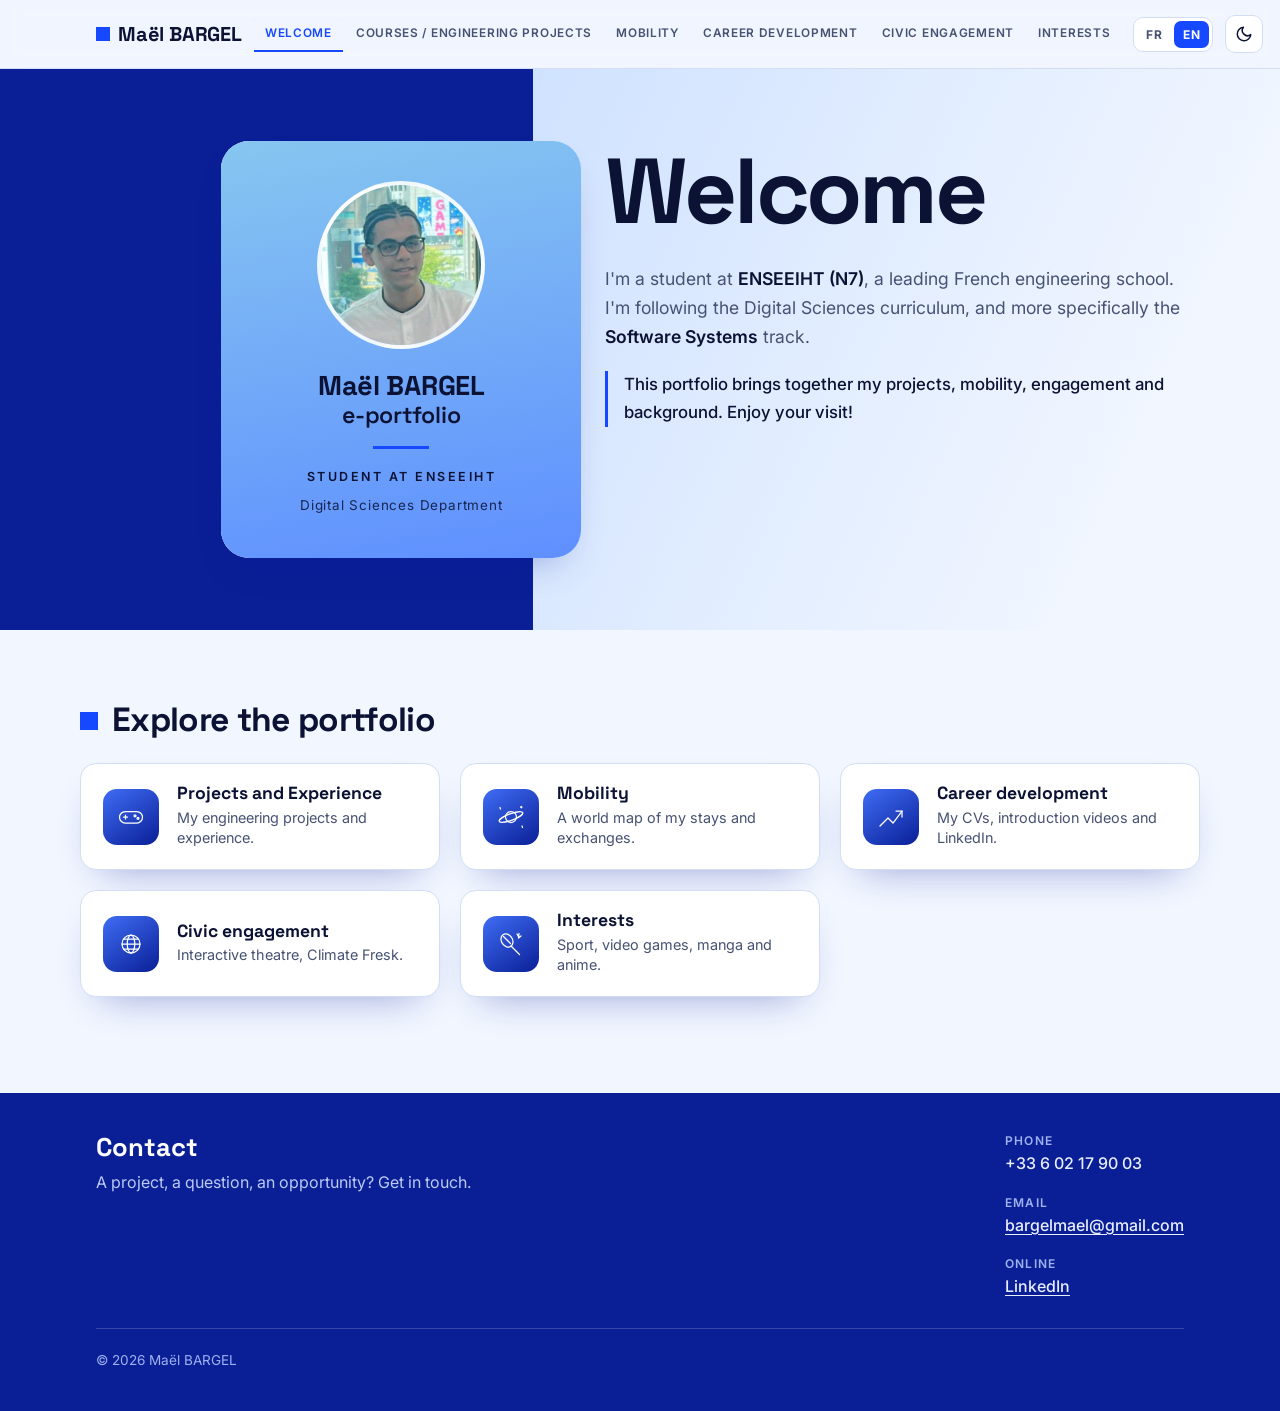
<file: index.html>
<!doctype html>
<html lang="fr">
<head>
<meta charset="utf-8">
<meta name="viewport" content="width=device-width, initial-scale=1, viewport-fit=cover">
<title>e-portfolio – Maël BARGEL</title>
<meta name="description" content="e-portfolio de Maël Bargel, étudiant ingénieur à l'ENSEEIHT, département Sciences du numérique.">
<link rel="stylesheet" href="https://fonts.googleapis.com/css2?family=Inter:wght@400;500;600&family=Space+Grotesk:wght@500;600;700&display=swap">
<link rel="stylesheet" href="css/style.css">
</head>
<body>
<div id="app" data-page="home"></div>
<noscript>Ce site nécessite JavaScript. / This site requires JavaScript.</noscript>
<script src="js/content.js"></script>
<script src="js/app.js"></script>
</body>
</html>
</file>
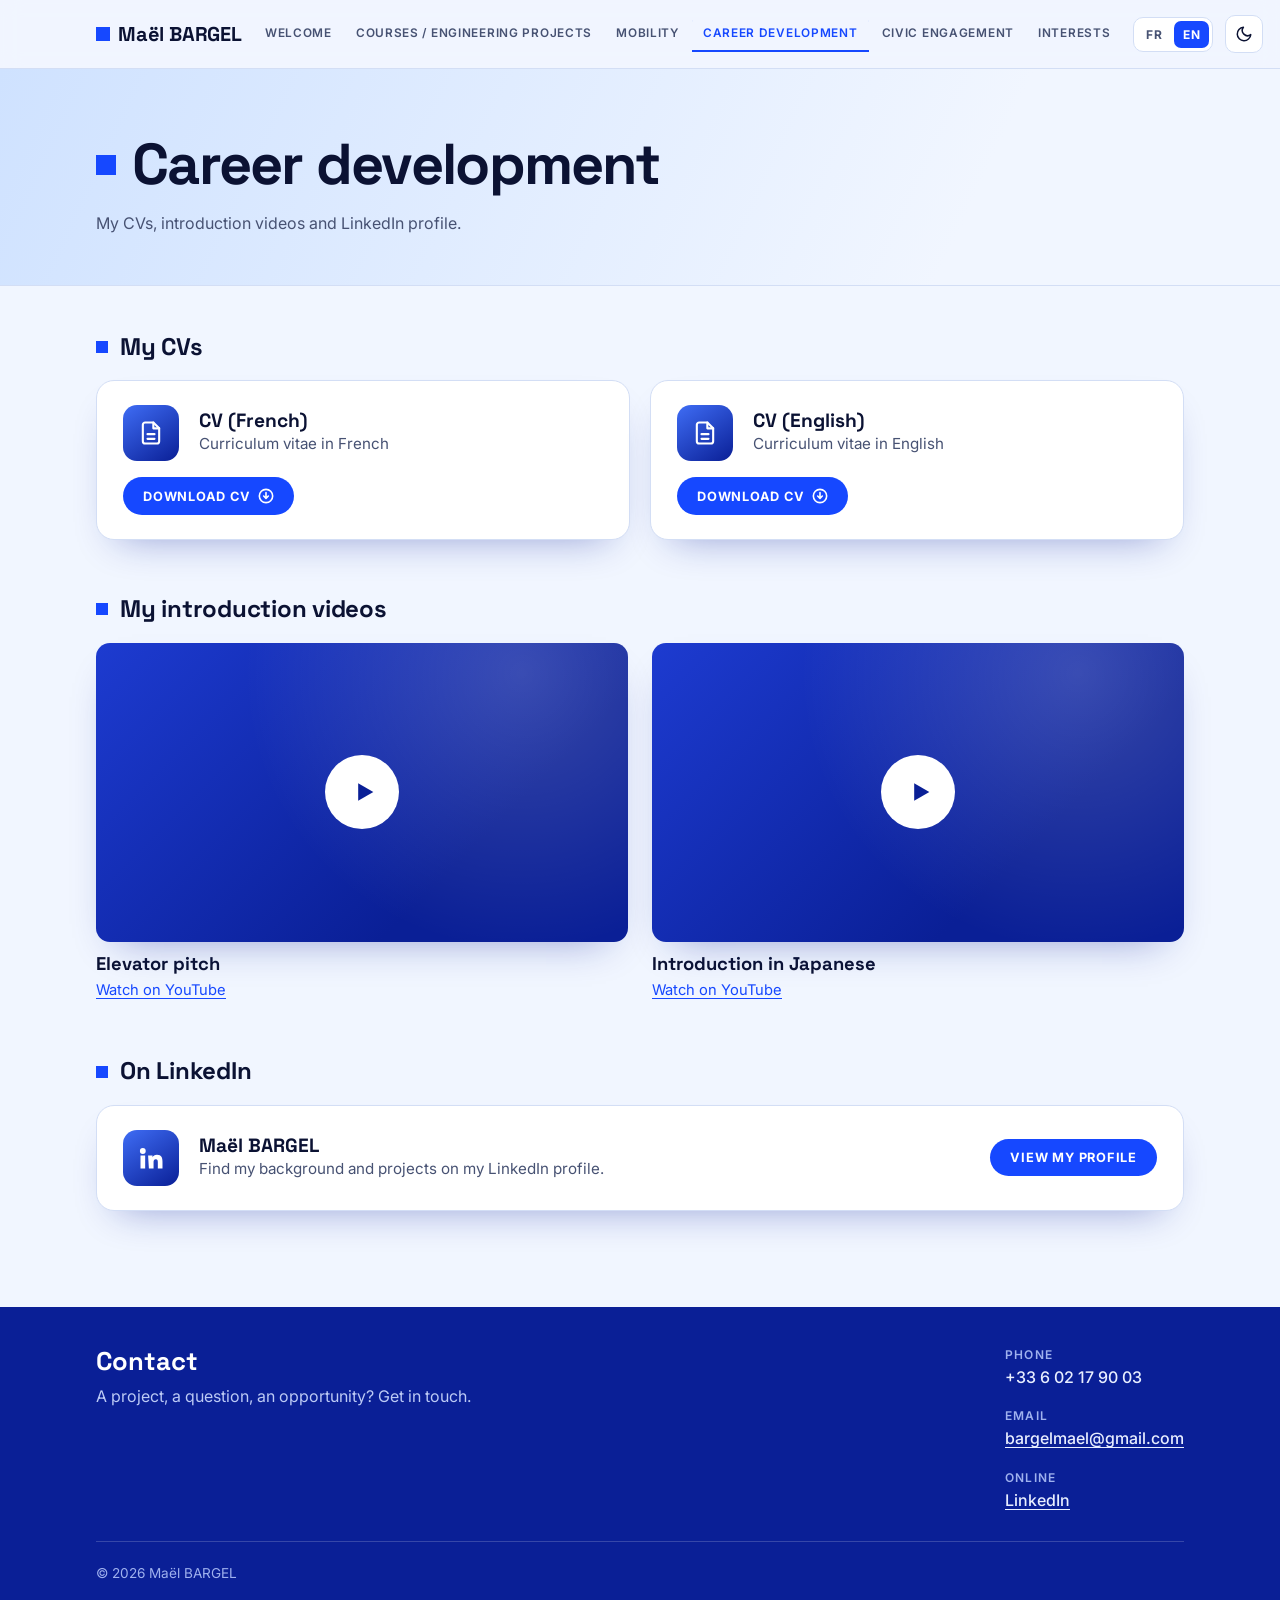
<file: carriere.html>
<!doctype html>
<html lang="fr">
<head>
<meta charset="utf-8">
<meta name="viewport" content="width=device-width, initial-scale=1, viewport-fit=cover">
<title>Développement de carrière – Maël BARGEL</title>
<meta name="description" content="Plan de carrière de Maël Bargel : ingénieur logiciel, architecture, création de jeux vidéo.">
<link rel="stylesheet" href="https://fonts.googleapis.com/css2?family=Inter:wght@400;500;600&family=Space+Grotesk:wght@500;600;700&display=swap">
<link rel="stylesheet" href="css/style.css">
</head>
<body>
<div id="app" data-page="carriere"></div>
<noscript>Ce site nécessite JavaScript. / This site requires JavaScript.</noscript>
<script src="js/content.js"></script>
<script src="js/app.js"></script>
</body>
</html>
</file>
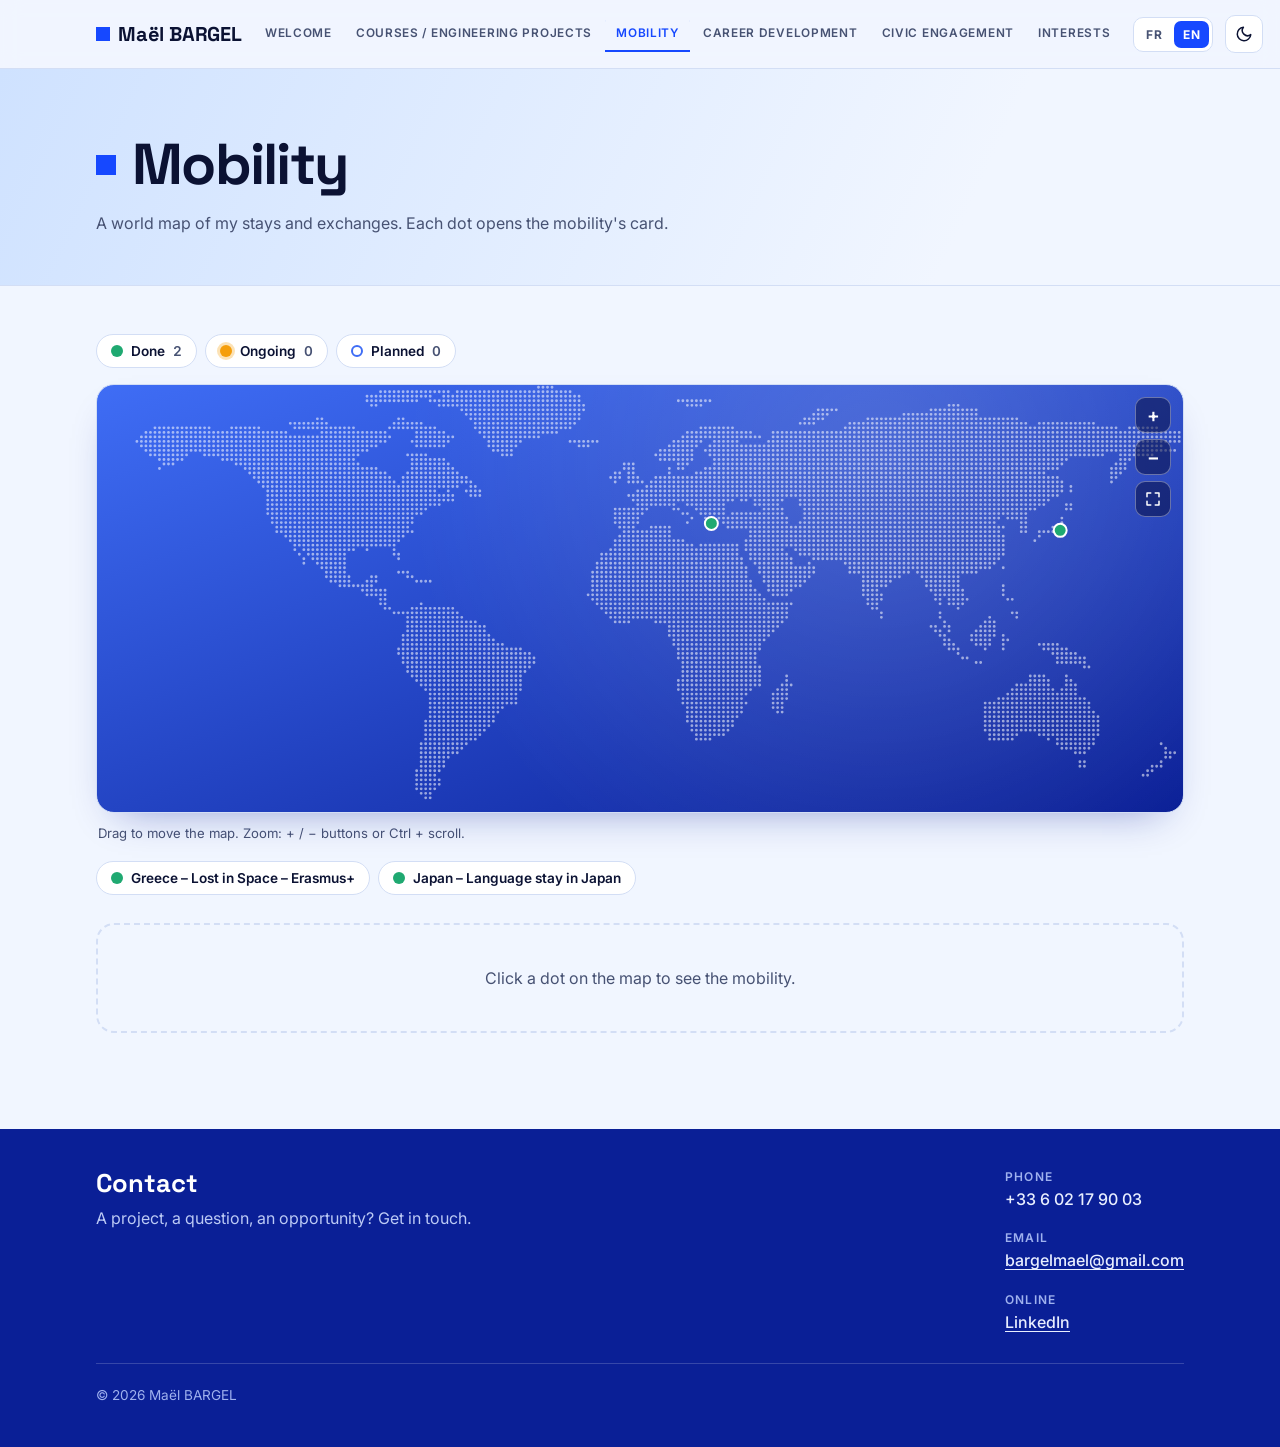
<file: mobilites.html>
<!doctype html>
<html lang="fr">
<head>
<meta charset="utf-8">
<meta name="viewport" content="width=device-width, initial-scale=1, viewport-fit=cover">
<title>Mobilités – Maël BARGEL</title>
<meta name="description" content="Mobilités et échanges internationaux de Maël Bargel.">
<link rel="stylesheet" href="https://fonts.googleapis.com/css2?family=Inter:wght@400;500;600&family=Space+Grotesk:wght@500;600;700&display=swap">
<link rel="stylesheet" href="css/style.css">
</head>
<body>
<div id="app" data-page="mobilites"></div>
<noscript>Ce site nécessite JavaScript. / This site requires JavaScript.</noscript>
<script src="js/content.js"></script>
<script src="js/worldmap-data.js"></script>
<script src="js/map.js"></script>
<script src="js/app.js"></script>
</body>
</html>
</file>
<file: css/style.css>
/* Maël BARGEL – e-portfolio
   Mise en page : barre de navigation fixe, bandeau d'en-tête par page, cartes texte à gauche / visuel à droite.
   Les couleurs et polices se règlent dans les variables ci-dessous. */
:root {
  --bg: #f1f6ff;
  --surface: #ffffff;
  --ink: #0b1233;
  --muted: #475273;
  --accent: #1648ff;
  --on-accent: #ffffff;
  --deep: #0a1f96;
  --sky: #cfe2ff;
  --line: #d3def5;
  --good: #12805a;
  --shadow: 0 18px 40px -22px rgba(10, 31, 150, .45);
  --f-display: "Space Grotesk", "Helvetica Neue", Arial, sans-serif;
  --f-body: "Inter", system-ui, -apple-system, "Segoe UI", sans-serif;
  --card-a: #86c6f0;
  --card-b: #5f8fff;
  --media-a: #3f6df5;
  --media-b: #0a1f96;
  --gutter: max(16px, env(safe-area-inset-left, 0px));
  --gutter-r: max(16px, env(safe-area-inset-right, 0px));
}
@media (prefers-color-scheme: dark) {
  :root:not([data-theme="light"]) {
    --bg: #070c24; --surface: #0f1736; --ink: #eef2ff; --muted: #a6b2d8;
    --accent: #7ba0ff; --on-accent: #06103a; --deep: #101b66; --sky: #14204f;
    --line: #222f63; --good: #5fd9a8; --shadow: 0 18px 40px -22px rgba(0, 0, 0, .8);
    --media-a: #3558d6; --media-b: #121c63;
    color-scheme: dark;
  }
}
:root[data-theme="dark"] {
  --bg: #070c24; --surface: #0f1736; --ink: #eef2ff; --muted: #a6b2d8;
  --accent: #7ba0ff; --on-accent: #06103a; --deep: #101b66; --sky: #14204f;
  --line: #222f63; --good: #5fd9a8; --shadow: 0 18px 40px -22px rgba(0, 0, 0, .8);
  --media-a: #3558d6; --media-b: #121c63;
  color-scheme: dark;
}

* { box-sizing: border-box; }
html { scroll-behavior: smooth; }
body {
  margin: 0; background: var(--bg); color: var(--ink);
  font-family: var(--f-body); font-size: 16px; line-height: 1.65;
}
body::before {
  content: ""; position: fixed; inset: 0 0 auto; height: env(safe-area-inset-top, 0px);
  z-index: 40; background: var(--bg);
}
h1, h2, h3, h4 { font-family: var(--f-display); line-height: 1.1; margin: 0; text-wrap: balance; }
p { margin: 0; }
a { color: inherit; }
img, video { max-width: 100%; }
:focus-visible { outline: 3px solid var(--accent); outline-offset: 3px; border-radius: 6px; }
[aria-disabled="true"] { cursor: not-allowed; }

.wrap { max-width: 1120px; margin: 0 auto; padding-left: var(--gutter); padding-right: var(--gutter-r); }

/* ---------- En-tête ---------- */
.site-head {
  position: sticky; top: env(safe-area-inset-top, 0px); z-index: 30;
  background: color-mix(in srgb, var(--bg) 90%, transparent);
  backdrop-filter: blur(10px); border-bottom: 1px solid var(--line);
}
.head-row { display: flex; align-items: center; gap: 12px; min-height: 68px; }
.brand { display: flex; align-items: baseline; gap: 12px; text-decoration: none; flex: none; }
.brand b { font-family: var(--f-display); font-size: 1.25rem; letter-spacing: -.01em; display: inline-flex; align-items: center; gap: 8px; }
.brand b::before { content: ""; width: 14px; height: 14px; background: var(--accent); }
.brand span { color: var(--muted); font-size: .9rem; }
.nav { margin-left: auto; }
.nav ul { display: flex; gap: 2px; list-style: none; margin: 0; padding: 0; }
.nav a {
  display: block; padding: 8px 11px; border-radius: 8px; text-decoration: none; white-space: nowrap;
  font-size: .74rem; font-weight: 600; letter-spacing: .06em; text-transform: uppercase; color: var(--muted);
}
.nav a:hover { color: var(--ink); background: var(--sky); }
.nav a[aria-current="page"] { color: var(--accent); box-shadow: inset 0 -2px 0 var(--accent); border-radius: 8px 8px 0 0; }
.lang { display: inline-flex; padding: 3px; gap: 2px; border: 1px solid var(--line); border-radius: 10px; background: var(--surface); flex: none; }
.lang button { border: 0; background: transparent; color: var(--muted); font: 700 .75rem var(--f-body); letter-spacing: .06em; padding: 6px 9px; border-radius: 7px; cursor: pointer; }
.lang button[aria-pressed="true"] { background: var(--accent); color: var(--on-accent); }
.icon-btn {
  flex: none; width: 38px; height: 38px; border-radius: 10px; border: 1px solid var(--line);
  background: var(--surface); color: var(--ink); cursor: pointer; display: grid; place-items: center; padding: 0;
}
.icon-btn svg { width: 18px; height: 18px; }
.menu-btn { display: none; }

@media (max-width: 1040px) {
  .brand span { display: none; }
  .menu-btn { display: grid; }
  .nav { display: none; position: absolute; left: 0; right: 0; top: 100%; margin: 0; background: var(--bg); border-bottom: 1px solid var(--line); padding: 8px var(--gutter-r) 16px var(--gutter); box-shadow: var(--shadow); }
  .site-head.open .nav { display: block; }
  .nav ul { flex-direction: column; max-width: 1120px; margin: 0 auto; }
  .nav a { font-size: .85rem; padding: 12px 10px; }
  .nav a[aria-current="page"] { box-shadow: none; background: var(--sky); border-radius: 8px; }
  .head-row { margin-left: 0; }
  .lang { margin-left: auto; }
}

/* ---------- Accueil ---------- */
.hero { display: grid; grid-template-columns: minmax(300px, 5fr) 7fr; }
.hero-l { background: var(--deep); display: flex; justify-content: flex-end; padding: 72px 0 72px var(--gutter); }
.hero-r { background: linear-gradient(115deg, var(--sky), var(--bg) 78%); padding: 72px var(--gutter-r) 72px 0; }
.hero-r-in { max-width: 640px; margin-left: 72px; }
.profile {
  width: min(360px, 100%); margin-right: -48px; position: relative; z-index: 2;
  border-radius: 28px 28px 6px 6px; overflow: hidden; background: var(--surface); box-shadow: var(--shadow);
}
.profile-top { padding: 40px 24px 34px; text-align: center; color: #0b1233; background: linear-gradient(170deg, var(--card-a), var(--card-b)); }
.avatar {
  width: 168px; height: 168px; border-radius: 50%; margin: 0 auto 22px; display: grid; place-items: center; overflow: hidden;
  background: radial-gradient(circle at 30% 25%, #ffffff, #cfe6fb 70%); color: var(--deep);
  font-family: var(--f-display); font-weight: 700; font-size: 3.4rem; border: 4px solid rgba(255,255,255,.7);
}
.avatar img { width: 100%; height: 100%; object-fit: cover; }
.profile h1 { font-size: 1.7rem; letter-spacing: -.01em; }
.profile h1 small { display: block; font-size: 1.45rem; font-weight: 600; margin-top: 2px; }
.rule { width: 56px; height: 3px; background: #1648ff; margin: 18px auto; border: 0; }
.profile .sub { letter-spacing: .2em; text-transform: uppercase; font-size: .78rem; font-weight: 600; }
.profile .dept { font-size: .84rem; letter-spacing: .06em; margin-top: 6px; opacity: .85; }
.profile-actions { display: flex; align-items: center; justify-content: center; gap: 10px; padding: 14px 12px; background: var(--surface); }
.pill {
  display: inline-flex; align-items: center; gap: 8px; padding: 9px 14px; border-radius: 999px;
  border: 2px solid #0b1233; background: #6fb2f3; color: #0b1233; font: 600 .82rem var(--f-body); text-decoration: none; white-space: nowrap;
}
.pill:hover { background: #8cc3f7; }
.pill[aria-disabled="true"] { opacity: .65; }
.pill svg { width: 16px; height: 16px; }
.in-btn { width: 40px; height: 40px; display: grid; place-items: center; border-radius: 10px; color: var(--ink); text-decoration: none; }
.in-btn:hover { background: var(--sky); }
.in-btn[aria-disabled="true"] { opacity: .5; }
.in-btn svg { width: 22px; height: 22px; }

.hero-r h2 { font-size: clamp(3rem, 7.2vw, 6rem); letter-spacing: -.035em; margin-bottom: 26px; }
.pitch-head { margin-bottom: 14px; }
.pitch-head h3 { font-size: 1.5rem; font-weight: 600; }
.video {
  aspect-ratio: 16 / 9; max-width: 100%; border-radius: 14px; position: relative; overflow: hidden;
  background: linear-gradient(135deg, #1d3bd0, #0a1f96 70%); box-shadow: var(--shadow);
  display: grid; place-items: center; color: #fff;
}
.video video { width: 100%; height: 100%; object-fit: cover; background: #000; }
.video.blank::after { content: ""; position: absolute; inset: 0; background: radial-gradient(circle at 80% 10%, rgba(255,255,255,.18), transparent 55%); }
.play { width: 74px; height: 74px; border-radius: 50%; background: #fff; display: grid; place-items: center; position: relative; z-index: 1; }
.play svg { width: 28px; height: 28px; margin-left: 4px; color: var(--deep); }
.video-bar { position: absolute; left: 16px; right: 16px; bottom: 12px; z-index: 1; display: flex; align-items: center; gap: 12px; font-size: .78rem; font-variant-numeric: tabular-nums; }
.video-bar i { flex: 1; height: 3px; background: rgba(255,255,255,.35); border-radius: 3px; }
.intro { margin-top: 22px; color: var(--muted); max-width: 52ch; }
.intro strong { color: var(--ink); font-weight: 600; }

.explore { padding: 72px 0 0; }
.explore h2 { font-size: clamp(1.6rem, 3.4vw, 2.1rem); letter-spacing: -.02em; margin-bottom: 24px; display: flex; align-items: center; gap: 14px; }
.explore h2::before { content: ""; width: 18px; height: 18px; background: var(--accent); flex: none; }
.tiles { display: grid; grid-template-columns: repeat(auto-fit, minmax(min(100%, 320px), 1fr)); gap: 20px; }
.tile {
  display: grid; grid-template-columns: 56px minmax(0, 1fr); gap: 4px 18px; align-items: center; text-decoration: none;
  background: var(--surface); border: 1px solid var(--line); border-radius: 16px; padding: 20px 22px; box-shadow: var(--shadow);
  transition: transform .15s ease, border-color .15s ease;
}
.tile:hover { transform: translateY(-3px); border-color: var(--accent); }
.tile .ico { grid-row: span 2; width: 56px; height: 56px; border-radius: 14px; background: linear-gradient(145deg, var(--media-a), var(--media-b)); display: grid; place-items: center; color: #fff; }
.tile .ico svg { width: 30px; height: 30px; fill: none; stroke: currentColor; stroke-width: 5; stroke-linecap: round; stroke-linejoin: round; }
.tile h3 { font-size: 1.1rem; align-self: end; }
.tile p { color: var(--muted); font-size: .9rem; line-height: 1.45; align-self: start; }

/* ---------- Pages intérieures ---------- */
.pagehead { background: linear-gradient(115deg, var(--sky), var(--bg) 75%); border-bottom: 1px solid var(--line); }
.pagehead .wrap { padding-top: 64px; padding-bottom: 48px; }
.pagehead h1 { font-size: clamp(2.2rem, 5.2vw, 3.6rem); letter-spacing: -.03em; display: flex; align-items: center; gap: 16px; }
.pagehead h1::before { content: ""; flex: none; width: 20px; height: 20px; background: var(--accent); }
.pagehead p { color: var(--muted); margin-top: 14px; max-width: 60ch; }
.content { padding-top: 48px; min-height: 40vh; }

.stack { display: grid; gap: 28px; }
.item {
  display: grid; grid-template-columns: minmax(0, 1.15fr) minmax(0, 1fr); background: var(--surface);
  border: 1px solid var(--line); border-radius: 18px; overflow: hidden; box-shadow: var(--shadow);
}
.item-body { padding: 36px 36px 32px; display: flex; flex-direction: column; gap: 12px; min-width: 0; }
.eyebrow { font-size: .78rem; font-weight: 600; letter-spacing: .08em; text-transform: uppercase; color: var(--muted); display: flex; flex-wrap: wrap; gap: 8px 14px; align-items: center; }
.badge { padding: 3px 10px; border-radius: 999px; background: var(--sky); color: var(--accent); }
.badge.live { background: color-mix(in srgb, var(--good) 16%, var(--surface)); color: var(--good); }
.item h3 { font-size: 1.55rem; color: var(--accent); letter-spacing: -.01em; }
.item .role { font-weight: 600; margin-top: -4px; }
.item p.desc { color: var(--muted); }
.tags { display: flex; flex-wrap: wrap; gap: 8px; margin: 0; padding: 6px 0 0; margin-top: auto; }
.tags li { list-style: none; font-size: .78rem; padding: 4px 10px; border: 1px solid var(--line); border-radius: 8px; color: var(--muted); }
.item-media {
  min-height: 260px; display: grid; place-items: center; color: #fff; position: relative; overflow: hidden;
  background: linear-gradient(145deg, var(--media-a), var(--media-b));
}
.item-media::after { content: ""; position: absolute; inset: 0; background: radial-gradient(circle at 85% 8%, rgba(255,255,255,.22), transparent 50%); pointer-events: none; }
.item-media svg { width: 46%; max-width: 200px; position: relative; z-index: 1; fill: none; stroke: currentColor; stroke-width: 3; stroke-linecap: round; stroke-linejoin: round; }
.item-media img { position: absolute; inset: 0; width: 100%; height: 100%; object-fit: cover; z-index: 1; }
.item.flip .item-media { order: -1; }
.more { display: inline-block; margin-top: 6px; color: var(--accent); font-weight: 600; text-underline-offset: 4px; }
.more[aria-disabled="true"] { color: var(--muted); font-weight: 500; }

.empty { border: 2px dashed var(--line); border-radius: 18px; padding: 40px 28px; text-align: center; color: var(--muted); }
.empty b { display: block; color: var(--ink); font-family: var(--f-display); font-size: 1.2rem; margin-bottom: 6px; }

.tabs { display: inline-flex; padding: 4px; gap: 4px; background: var(--surface); border: 1px solid var(--line); border-radius: 12px; margin-bottom: 28px; max-width: 100%; overflow-x: auto; }
.tabs button { border: 0; background: transparent; color: var(--muted); font: 600 .9rem var(--f-body); padding: 9px 16px; border-radius: 9px; cursor: pointer; display: inline-flex; gap: 8px; align-items: center; white-space: nowrap; }
.tabs button[aria-selected="true"] { background: var(--accent); color: var(--on-accent); }
.tabs button span { font-size: .75rem; opacity: .8; font-variant-numeric: tabular-nums; }

.career-top { display: flex; flex-wrap: wrap; align-items: center; justify-content: space-between; gap: 16px; margin-bottom: 28px; }
.career-top h2 { font-size: 1.6rem; }
.btn { display: inline-flex; align-items: center; gap: 8px; padding: 11px 20px; border-radius: 999px; background: var(--accent); color: var(--on-accent); font: 700 .8rem var(--f-body); letter-spacing: .06em; text-transform: uppercase; text-decoration: none; }
.btn[aria-disabled="true"] { opacity: .6; }
.career { display: grid; gap: 22px; }
.job { display: grid; grid-template-columns: minmax(180px, 1fr) 2fr; gap: 12px 40px; background: var(--surface); border: 1px solid var(--line); border-radius: 18px; padding: 32px 36px; box-shadow: var(--shadow); }
.job .lbl { color: var(--accent); font: 700 1.05rem var(--f-display); }
.job h3 { font: 700 1.2rem var(--f-display); margin: 4px 0 0; }
.job p { color: var(--muted); }

.pairs { display: grid; grid-template-columns: repeat(auto-fit, minmax(min(100%, 300px), 1fr)); gap: 24px; }
.pairs .item { grid-template-columns: minmax(0, 1fr); }
.pairs .item-media { min-height: 170px; order: -1; }
.pairs .item-body { padding: 26px 28px 28px; }

/* ---------- Pied de page ---------- */
footer { margin-top: 96px; padding-top: 40px; padding-bottom: calc(40px + env(safe-area-inset-bottom, 0px)); background: var(--deep); color: #e8eeff; }
.foot { display: flex; flex-wrap: wrap; gap: 32px 64px; justify-content: space-between; align-items: flex-start; }
.foot h2 { font-size: 1.6rem; margin-bottom: 8px; color: #fff; }
.foot p { color: #bccaf5; max-width: 38ch; }
.contact { display: grid; gap: 18px 40px; grid-template-columns: repeat(auto-fit, minmax(150px, auto)); margin: 0; }
.contact dt { font: 600 .75rem var(--f-body); letter-spacing: .1em; text-transform: uppercase; color: #9fb1ee; }
.contact dd { margin: 2px 0 0; font-weight: 500; overflow-wrap: anywhere; }
.contact a { text-underline-offset: 3px; }
.copy { margin-top: 28px; padding-top: 20px; border-top: 1px solid rgba(255,255,255,.18); font-size: .85rem; color: #9fb1ee; max-width: none !important; }

@media (max-width: 900px) {
  .hero { grid-template-columns: minmax(0, 1fr); }
  .hero-l { justify-content: center; padding: 40px var(--gutter-r) 72px var(--gutter); }
  .profile { margin-right: 0; margin-bottom: -48px; }
  .hero-r { padding: 80px var(--gutter-r) 56px var(--gutter); }
  .hero-r-in { margin-left: 0; }
  .item, .job { grid-template-columns: minmax(0, 1fr); }
  .item.flip .item-media { order: 0; }
  .item-media { min-height: 180px; }
  .item-body, .job { padding: 26px 22px; }
  .pagehead .wrap { padding-top: 44px; padding-bottom: 36px; }
}
@media (prefers-reduced-motion: reduce) { html { scroll-behavior: auto; } .tile { transition: none; } }

/* ---------- Accueil : carte de profil seule + texte d'introduction ---------- */
.profile { border-radius: 28px; }
.profile-top { padding-bottom: 42px; }
.hero-r h2 { margin-bottom: 22px; }
.hero-r .intro { margin-top: 0; font-size: 1.1rem; max-width: 54ch; }
.lead { margin-top: 20px; max-width: 52ch; font-size: 1.05rem; font-weight: 500; padding-left: 16px; border-left: 3px solid var(--accent); }

/* ---------- Images des cartes, photo, vidéo YouTube ---------- */
.avatar img { object-position: 50% 28%; }
.item-media.has-img::after { display: none; }
.item-media.has-img::before {
  content: ""; position: absolute; inset: -24px; background: var(--img) center / cover no-repeat;
  filter: blur(22px) saturate(1.15); transform: scale(1.1);
}
.bullets { margin: 0; padding-left: 1.2em; color: var(--muted); display: grid; gap: 9px; }
.bullets li::marker { color: var(--accent); }
.item-stats { grid-column: 1 / -1; border-top: 1px solid var(--line); padding: 18px 36px 20px; display: grid; gap: 12px; background: color-mix(in srgb, var(--sky) 40%, var(--surface)); }
.stats { display: grid; grid-template-columns: repeat(auto-fit, minmax(140px, 1fr)); gap: 14px 20px; margin: 0; }
.stats > div { min-width: 0; }
.stats dt { font-size: .72rem; font-weight: 600; letter-spacing: .07em; text-transform: uppercase; color: var(--muted); display: flex; align-items: center; gap: 7px; }
.stats dd { margin: 3px 0 0; font: 700 1.4rem var(--f-display); font-variant-numeric: tabular-nums; }
.stats .live dt::before { content: ""; width: 8px; height: 8px; border-radius: 50%; background: var(--st-done); box-shadow: 0 0 0 3px color-mix(in srgb, var(--st-done) 28%, transparent); animation: blink 2s ease-in-out infinite; }
@keyframes blink { 50% { opacity: .35; } }
.stats-note { margin: 0; font-size: .8rem; color: var(--muted); }
.stats-note a { color: var(--accent); text-underline-offset: 3px; }
@media (max-width: 900px) { .item-stats { padding: 18px 22px 20px; } }
@media (prefers-reduced-motion: reduce) { .stats .live dt::before { animation: none; } }
.item-media.contain.wide { min-height: 260px; }
.item-media.contain.wide img { padding: 12px; }
.badge.cat { background: transparent; border: 1px solid var(--accent); color: var(--accent); }
.item-media.paper { background: #fff; min-height: 320px; }
.item-media.paper::before, .item-media.paper::after { display: none; }
.item-media.paper img { object-fit: contain; padding: 18px; }
.item-media.contain { min-height: 440px; }
.item-media.contain img { object-fit: contain; padding: 16px; }
.link-u { color: var(--accent); font-size: .92rem; text-underline-offset: 3px; display: inline-block; margin-top: 4px; }
.link-u[aria-disabled="true"] { color: var(--muted); }
.video iframe { width: 100%; height: 100%; border: 0; display: block; }
.yt-play { position: absolute; inset: 0; z-index: 1; display: grid; place-items: center; background: none; border: 0; padding: 0; cursor: pointer; color: inherit; }
.yt-play:hover .play { transform: scale(1.06); }
.yt-play .play { transition: transform .15s ease; }
@media (max-width: 900px) { .item-media.contain { min-height: 360px; } }

/* ---------- Statuts des mobilités ---------- */
:root { --st-done: #1fa971; --st-live: #f59e0b; --st-plan: #3f6df5; }
@media (prefers-color-scheme: dark) { :root:not([data-theme="light"]) { --st-done: #3ddc97; --st-live: #fbbf24; --st-plan: #7ba0ff; } }
:root[data-theme="dark"] { --st-done: #3ddc97; --st-live: #fbbf24; --st-plan: #7ba0ff; }
.badge.st-done { background: color-mix(in srgb, var(--st-done) 16%, var(--surface)); color: color-mix(in srgb, var(--st-done) 62%, var(--ink)); }
.badge.st-live { background: color-mix(in srgb, var(--st-live) 20%, var(--surface)); color: color-mix(in srgb, var(--st-live) 55%, var(--ink)); }
.badge.st-plan { background: color-mix(in srgb, var(--st-plan) 14%, var(--surface)); color: color-mix(in srgb, var(--st-plan) 75%, var(--ink)); }
.badge.todo { background: transparent; border: 1px dashed var(--muted); color: var(--muted); }
.dot { display: inline-block; width: 12px; height: 12px; border-radius: 50%; flex: none; }
.dot.st-done { background: var(--st-done); }
.dot.st-live { background: var(--st-live); box-shadow: 0 0 0 3px color-mix(in srgb, var(--st-live) 30%, transparent); }
.dot.st-plan { background: transparent; border: 2px solid var(--st-plan); }

/* ---------- Carte du monde ---------- */
.map-legend, .chips { display: flex; flex-wrap: wrap; gap: 8px; }
.map-legend { margin-bottom: 16px; }
.chips { margin-top: 16px; }
.leg, .chip {
  display: inline-flex; align-items: center; gap: 8px; border: 1px solid var(--line); background: var(--surface); color: var(--ink);
  font: 600 .85rem var(--f-body); padding: 8px 14px; border-radius: 999px; cursor: pointer; text-align: left;
}
.leg span { color: var(--muted); font-variant-numeric: tabular-nums; }
.leg[aria-pressed="false"] { opacity: .5; text-decoration: line-through; }
.chip[aria-pressed="true"] { border-color: var(--accent); box-shadow: inset 0 0 0 1px var(--accent); }
.map-stage {
  position: relative; aspect-ratio: 360 / 142; border-radius: 18px; overflow: hidden; border: 1px solid var(--line);
  background: radial-gradient(circle at 72% 18%, rgba(255,255,255,.16), transparent 55%), linear-gradient(160deg, var(--media-a), var(--media-b));
  box-shadow: var(--shadow); user-select: none; -webkit-user-select: none;
}
.map-stage.zoomed { cursor: grab; }
.map-stage.drag { cursor: grabbing; }
.map-svg { display: block; width: 100%; height: 100%; }
.map-land { fill: none; stroke: rgba(255,255,255,.55); stroke-width: .95; stroke-linecap: round; }
.pt { cursor: pointer; outline: none; }
.pt .hit { fill: transparent; }
.pt .core { stroke: #fff; }
.pt .ring { fill: none; stroke: #fff; stroke-opacity: 0; transition: stroke-opacity .15s; }
.pt:hover .ring, .pt:focus-visible .ring { stroke-opacity: .7; }
.pt.sel .ring { stroke-opacity: 1; }
.pt.st-done .core { fill: var(--st-done); }
.pt.st-live .core { fill: var(--st-live); }
.pt.st-plan .core { fill: transparent; }
.pt .pulse { fill: var(--st-live); opacity: .5; transform-box: fill-box; transform-origin: center; animation: pulse 2.2s ease-out infinite; pointer-events: none; }
@keyframes pulse { from { transform: scale(.8); opacity: .55; } to { transform: scale(2.6); opacity: 0; } }
.map-ctl { position: absolute; top: 12px; right: 12px; display: flex; flex-direction: column; gap: 6px; }
.map-ctl button {
  width: 36px; height: 36px; padding: 0; border-radius: 10px; border: 1px solid rgba(255,255,255,.35);
  background: rgba(8,16,70,.55); color: #fff; font: 600 1.2rem var(--f-body); cursor: pointer; display: grid; place-items: center;
}
.map-ctl button:hover { background: rgba(8,16,70,.8); }
.map-ctl svg { width: 18px; height: 18px; }
.map-tip { margin: 10px 2px 0; color: var(--muted); font-size: .82rem; }
.map-detail { margin-top: 28px; }
.detail-wrap { position: relative; animation: rise .35s ease both; }
@keyframes rise { from { opacity: 0; transform: translateY(12px); } to { opacity: 1; transform: none; } }
.detail-close {
  position: absolute; top: 12px; right: 12px; z-index: 3; width: 36px; height: 36px; padding: 0; border-radius: 10px;
  border: 1px solid var(--line); background: var(--surface); color: var(--ink); display: grid; place-items: center; cursor: pointer;
}
.detail-close svg { width: 16px; height: 16px; }

/* ---------- Développement de carrière : CV, vidéos, LinkedIn ---------- */
.sec { margin-bottom: 56px; }
.sec:last-child { margin-bottom: 0; }
.sec-title { font-size: 1.5rem; letter-spacing: -.01em; margin-bottom: 20px; display: flex; align-items: center; gap: 12px; }
.sec-title::before { content: ""; width: 12px; height: 12px; background: var(--accent); flex: none; }
.docs { display: grid; grid-template-columns: repeat(auto-fit, minmax(min(100%, 340px), 1fr)); gap: 20px; }
.doc, .li-card {
  display: grid; grid-template-columns: auto minmax(0, 1fr); gap: 10px 20px; align-items: center;
  background: var(--surface); border: 1px solid var(--line); border-radius: 18px; padding: 24px 26px; box-shadow: var(--shadow);
}
.doc .btn { grid-column: 1 / -1; justify-self: start; margin-top: 6px; }
.doc-ico, .li-ico { width: 56px; height: 56px; border-radius: 14px; display: grid; place-items: center; color: #fff; background: linear-gradient(145deg, var(--media-a), var(--media-b)); }
.doc-ico svg, .li-ico svg { width: 28px; height: 28px; }
.doc h3, .li-card h3 { font-size: 1.2rem; }
.doc p, .li-card p { color: var(--muted); font-size: .95rem; }
.btn svg { width: 16px; height: 16px; }
.li-card { grid-template-columns: auto minmax(0, 1fr) auto; }
.videos { display: grid; grid-template-columns: repeat(auto-fit, minmax(min(100%, 420px), 1fr)); gap: 24px; }
.vid { margin: 0; }
.vid figcaption { margin-top: 12px; }
.vid h3 { font-size: 1.15rem; }
@media (max-width: 700px) {
  .li-card { grid-template-columns: auto minmax(0, 1fr); }
  .li-card .btn { grid-column: 1 / -1; justify-self: start; }
}
@media (prefers-reduced-motion: reduce) { .pt .pulse { animation: none; opacity: .35; } .detail-wrap { animation: none; } }
</file>
